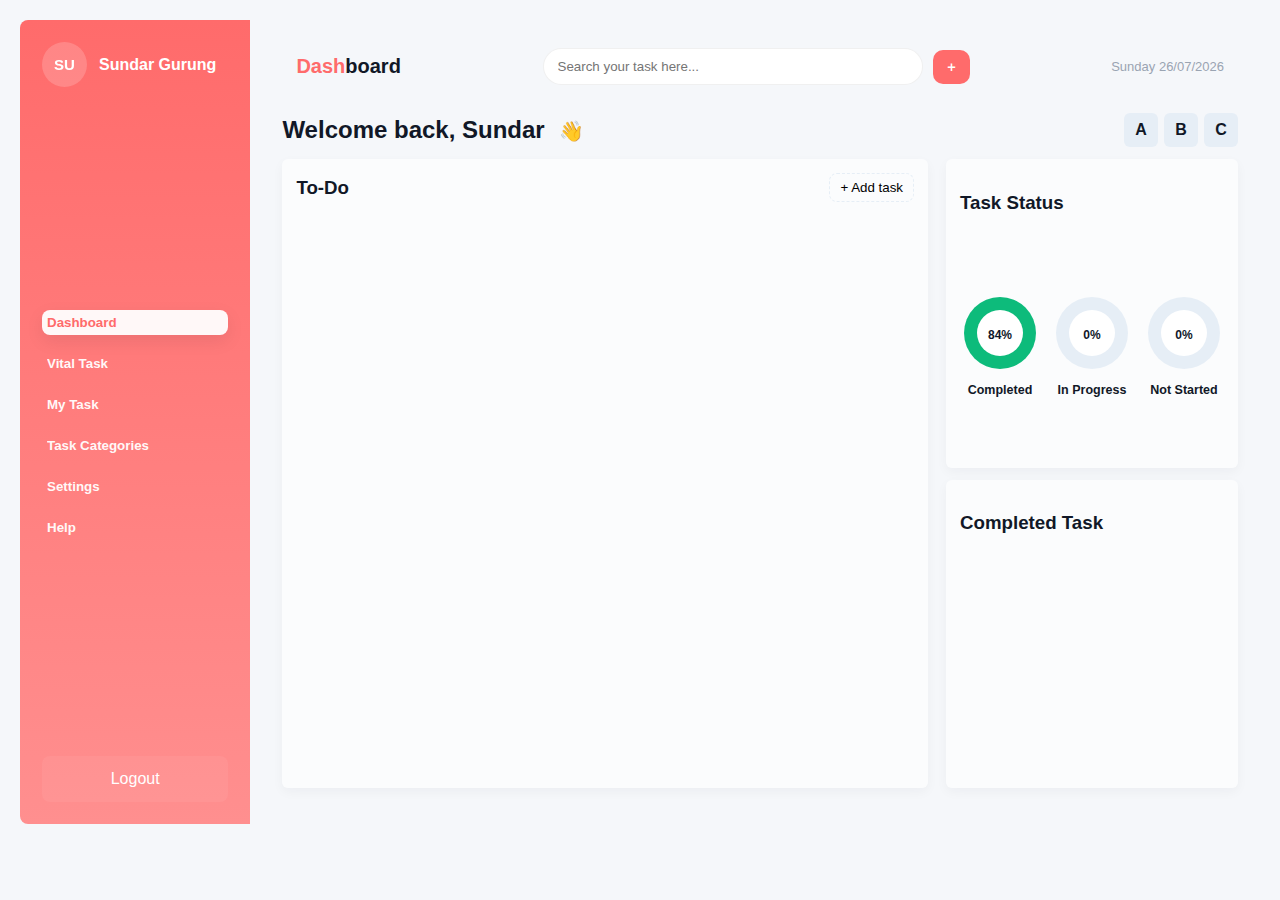
<file: index.html>
<!doctype html>
<html lang="en">
<head>
  <meta charset="utf-8" />
  <meta name="viewport" content="width=device-width,initial-scale=1" />
  <title>Task Manager — Home</title>
  <link rel="stylesheet" href="script.css" />
</head>
<body>
  <div class="app">
    <!-- Sidebar -->
    <aside class="sidebar">
      <div class="profile">
        <div class="avatar">SU</div>
        <div class="profile-info">
          <div class="name">Sundar Gurung</div>
          <div class="email">sundargurung360@gmail.com</div>
        </div>
      </div>

      <nav class="nav">
        <button class="nav-item active">Dashboard</button>
        <button class="nav-item">Vital Task</button>
        <button class="nav-item">My Task</button>
        <button class="nav-item">Task Categories</button>
        <button class="nav-item">Settings</button>
        <button class="nav-item">Help</button>
      </nav>

      <div class="logout">Logout</div>
    </aside>

    <!-- Main Content -->
    <main class="main">
      <header class="topbar">
        <div class="brand">
          <span class="brand-color">Dash</span>board
        </div>

        <div class="search-area">
          <input id="search" placeholder="Search your task here..." />
          <button id="createTaskBtn" title="Add task">＋</button>
        </div>

        <div class="top-right">
          <div class="date">Tuesday <span>20/06/2023</span></div>
        </div>
      </header>

      <section class="welcome">
        <h1>Welcome back, Sundar <span class="wave">👋</span></h1>
        <div class="members">
          <!-- small avatars -->
          <div class="member">A</div>
          <div class="member">B</div>
          <div class="member">C</div>
        </div>
      </section>

      <section class="content-grid">
        <div class="left-column">
          <div class="card to-do">
            <div class="card-header">
              <h3>To-Do</h3>
              <button id="addTaskSmall">+ Add task</button>
            </div>
            <div id="taskList" class="task-list">
              <!-- tasks appended here by JS -->
            </div>
          </div>
        </div>

        <aside class="right-column">
          <div class="card status-card">
            <h3>Task Status</h3>
            <div class="status-row">
              <div class="donut-block">
                <div class="donut" data-pct="84" data-color="#0dbb7b"></div>
                <div class="donut-label"><strong id="pctCompleted">84%</strong><small>Completed</small></div>
              </div>
              <div class="donut-block">
                <div class="donut" data-pct="46" data-color="#1e90ff"></div>
                <div class="donut-label"><strong id="pctInProgress">46%</strong><small>In Progress</small></div>
              </div>
              <div class="donut-block">
                <div class="donut" data-pct="13" data-color="#ff6b6b"></div>
                <div class="donut-label"><strong id="pctNotStarted">13%</strong><small>Not Started</small></div>
              </div>
            </div>
          </div>

          <div class="card completed-card">
            <h3>Completed Task</h3>
            <div id="completedList" class="completed-list">
              <!-- completed tasks appended here by JS -->
            </div>
          </div>
        </aside>
      </section>
    </main>
  </div>

  <script src="script.js"></script>
</body>
</html>
</file>
<file: script.css>
:root{
  --bg:#f5f7fa;
  --card:#ffffff;
  --accent:#ff6b6b; /* coral-ish */
  --muted:#9aa4b2;
  --shadow: 0 6px 18px rgba(17,24,39,0.08);
  --radius:12px;
  --nav-radius:8px; /* rounded corner used by nav buttons and sidebar */
  --gap:18px;
  /* avatar sizes (explicit pixels to prevent subpixel/zoom distortion) */
  --avatar-size-desktop:45px;
  --avatar-size-md:44px;
  --avatar-size-sm:36px;
  --max-width:1200px;
  --font-stack: "Helvetica Neue", Arial, system-ui, -apple-system;
}

/* avatar tooltip (shows on hover and focus) */
/* tooltip attached to the .profile container so it's not clipped by .avatar overflow */
.profile{position:relative}
.profile .avatar-tooltip{
  position:absolute;
  /* default fallback; JS will compute exact left/top based on avatar position */
  left:0;
  top:auto;
  bottom:calc(100% + 8px);
  transform: translateY(6px);
  opacity:0;
  pointer-events:none;
  background:rgba(0,0,0,0.82);
  color:#fff;
  padding:8px 10px;
  border-radius:8px;
  font-size:12px;
  /* allow wrapping so long emails or long content break across lines on small screens */
  white-space:normal;
  word-break:break-word;
  text-align:center;
  max-width:var(--avatar-tooltip-max,220px);
  box-shadow:0 8px 24px rgba(16,24,40,0.16);
  transition:opacity 120ms ease, transform 140ms ease;
  z-index:40;
}

.profile:hover .avatar-tooltip,
.profile:focus-within .avatar-tooltip,
.profile.tooltip-visible .avatar-tooltip{
  opacity:1;
  pointer-events:auto;
  transform:translateY(0);
}

@media (max-width:520px){
  /* on phones allow wider tooltips (as percent of viewport) and wrapping */
  .profile .avatar-tooltip{left:0; top:auto; bottom:calc(100% + 10px); transform: translateY(6px); max-width: min(70vw, 300px);}
  .profile:hover .avatar-tooltip, .profile:focus-within .avatar-tooltip, .profile.tooltip-visible .avatar-tooltip{transform:translateY(0)}
}

*{box-sizing:border-box}
html,body{height:100%}
body{
  margin:0;
  font-family:var(--font-stack);
  /* single unified page background — no dark header strip */
  background: var(--bg);
  color:#111827;
  -webkit-font-smoothing:antialiased;
}

.app{
  /* fluid layout: span most of the viewport and adapt to any width */
  width:100%;
  max-width:none;
  padding:20px; /* breathing room around the app */
  margin:0 auto 28px;
  /* make the app visually part of the page — no white box / heavy shadow */
  background: transparent;
  border-radius:0;
  display:grid;
  /* responsive column sizing: sidebar uses a flexible clamp so it scales with viewport
     fallbacks to a sensible min and max width rather than being fixed at 260px */
  grid-template-columns: clamp(160px, 18vw, 260px) 1fr;
  min-height: calc(100vh - 56px);
  align-items: stretch;
  overflow: visible;
  box-shadow: none;
}

/* SIDEBAR */
.sidebar{
  /* keep the sidebar color but soften it so the app appears as a single page */
  background: linear-gradient(180deg, #ff6b6b 0%, #ff8f8f 100%);
  color:#fff;
  padding:22px;
  border-radius: var(--nav-radius) 0 0 var(--nav-radius);
  display:flex;
  flex-direction:column;
  gap:18px;
  height:100%;
}
.profile{
  display:flex;
  gap:12px;
  align-items:center;
  margin-bottom:6px;
  flex-shrink:0;
}
.avatar{
  /* Use explicit width+height values to avoid sub-pixel rounding issues
     that can produce ovals during zoom. These are overridden by breakpoints. */
  width: var(--avatar-size-desktop);
  height: var(--avatar-size-desktop);
  /* lock to explicit bounds to avoid subpixel rounding/zoom artifacts */
  min-width: var(--avatar-size-desktop);
  min-height: var(--avatar-size-desktop);
  max-width: var(--avatar-size-desktop);
  max-height: var(--avatar-size-desktop);
  border-radius: 50%;
  background: rgba(255,255,255,0.18);
  display: flex;
  align-items: center;
  justify-content: center;
  overflow: hidden; /* keep content from overflowing and distorting shape */
  font-weight:700;
  font-size: 15px;
  line-height: 1;
  text-transform: uppercase;
  /* rendering hints to avoid odd subpixel behaviour when zooming */
  -webkit-font-smoothing: antialiased;
  backface-visibility: hidden;
  position:relative; /* needed for tooltip */
  transform: translateZ(0);
}
.profile-info .name{font-weight:700}
.profile-info .email{font-size:12px;opacity:.9;display:none}
.nav{display:flex;flex-direction:column;gap:16px;margin:auto 0;flex:1;justify-content:center}
.nav-item{
  position:relative;
  background:transparent;border:0;padding:5px;border-radius:var(--nav-radius);color:#fff;text-align:left;
  cursor:pointer;font-weight:600;opacity:.95;display:flex;align-items:center;gap:10px;
}

.nav-icon{display:inline-flex;width:18px;height:18px;align-items:center;justify-content:center;color:inherit;flex-shrink:0}
.nav-icon .icon{display:block;width:18px;height:18px}
.nav-item.active{
  background:#fff;color:var(--accent);box-shadow:var(--shadow)
}
.logout{margin-top:auto;padding:14px;border-radius:var(--nav-radius);background:rgba(255,255,255,0.06);text-align:center;flex-shrink:0}

/* MAIN */
.main{padding:18px 22px 36px 32px; display:flex; flex-direction:column; height:100%}
.topbar{
  display:flex;align-items:center;justify-content:space-between;
  border-radius:var(--nav-radius);padding:10px 14px;margin-bottom:18px;background:transparent;
}
.brand{font-size:20px;font-weight:700}
.brand-color{color:var(--accent)}
.search-area{display:flex;gap:10px;align-items:center}
.search-area input{
  width:380px;max-width:40vw;padding:10px 14px;border-radius:20px;border:1px solid rgba(0,0,0,0.06)
}
.search-area button{
  background:var(--accent);border:0;color:#fff;padding:8px 12px;border-radius:10px;font-weight:700;cursor:pointer;
}
.top-right .date{font-size:13px;color:var(--muted)}
.welcome{display:flex;justify-content:space-between;align-items:center;margin-bottom:12px}
.welcome h1{font-size:24px;margin:0}
.wave{font-size:20px;margin-left:8px}
.members{display:flex;gap:6px}
.member{width:34px;height:34px;border-radius:6px;background:#e6eef6;display:flex;align-items:center;justify-content:center;font-weight:700}

/* GRID */
.content-grid{display:flex;gap:18px;align-items:stretch;flex:1}
.left-column{flex:1;display:flex;flex-direction:column;gap:18px}
.right-column{flex:0 0 clamp(220px, 22vw, 360px);display:flex;flex-direction:column;gap:12px}

/* Cards */
.card{
  /* soften card contrast so it blends into the single-page look */
  background: rgba(255,255,255,0.6);
  border-radius:6px;
  padding:14px;
  box-shadow: 0 4px 12px rgba(17,24,39,0.04);
}
.card-header{display:flex;justify-content:space-between;align-items:center;margin-bottom:10px}
.card-header h3{margin:0}
.card-header button{background:transparent;border:1px dashed #e6eef6;padding:6px 10px;border-radius:var(--nav-radius);cursor:pointer}

/* Task list */
.task-list{display:flex;flex-direction:column;gap:12px;overflow:auto}

/* Three-section To-Do layout */
.to-do-sections {
  display: flex;
  flex-direction: row;
  gap: 12px;
  flex: 1;
  min-height: 0;
}

.tasks-section,
.inprogress-section,
.deadline-section {
  flex: 1 1 33.333%;
  display: flex;
  flex-direction: column;
  min-height: 0;
  border: none;
  border-radius: 8px;
  padding: 12px;
  padding: 10px;
  overflow: hidden;
}

.tasks-section {
  background: #fff;
  border: 1px solid rgba(17,24,39,0.04);
  box-shadow: 0 6px 18px rgba(17,24,39,0.06);
}

.inprogress-section {
  background: #fff;
  border: 1px solid rgba(17,24,39,0.04);
  box-shadow: 0 6px 18px rgba(17,24,39,0.06);
}

.deadline-section {
  background: #fff;
  border: 1px solid rgba(17,24,39,0.04);
  box-shadow: 0 6px 18px rgba(17,24,39,0.06);
}

.tasks-section h4,
.inprogress-section h4,
.deadline-section h4 {
  margin: 0 0 8px 0;
  font-size: 13px;
  font-weight: 600;
  color: #111827;
  text-transform: uppercase;
  letter-spacing: 0.5px;
  text-align: center;
}

.tasks-list,
.inprogress-list,
.deadline-list {
  display: flex;
  flex-direction: column;
  gap: 8px;
  overflow-y: auto;
  flex: 1;
}

/* Hide task description in Tasks section */
.tasks-section .task p {
  display: none;
}

.task{
  display:flex;gap:12px;padding:12px;border-radius:10px;border:1px solid #eef2f6;background:transparent;
  align-items:flex-start;
}
.task .left-marker{width:12px;height:12px;border-radius:50%;margin-top:6px}
.task .content{flex:1}
 .task h4{margin:0 0 6px 0;font-size:12px;font-weight:400;color:#0f172a}
.task p{margin:0;font-size:12px;color:var(--muted)}
.task .meta{font-size:11px;color:var(--muted);margin-top:8px;display:flex;gap:10px;align-items:center}

/* Apply section color to each task so the container is neutral/transparent */
.tasks-section .task{background:#dbeafe;border:none}
.inprogress-section .task{background:#dcfce7;border:none}
.deadline-section .task{background:#fee2e2;border:none}

/* Completed list */
.completed-list{display:flex;flex-direction:column;gap:10px}
.completed-item{
  display:flex;
  justify-content:space-between;
  align-items:center;
  padding:12px;
  border-radius:var(--nav-radius);
  background: linear-gradient(180deg, #ecfdf5 0%, #dcfce7 100%);
  border: 1px solid rgba(16,185,129,0.12);
  box-shadow: 0 8px 20px rgba(16,185,129,0.06);
}
.completed-item .info{flex:1;padding-right:12px}
.completed-item h5{margin:0;font-size:14px;color:#065f46;font-weight:700}
.completed-item p{margin:0;font-size:12px;color:#064e3b}
.completed-item .when{padding:6px 10px;border-radius:6px;border:1px solid #065f46;color:#065f46;background:rgba(6,95,70,0.06);font-weight:600}

/* Donuts */
.status-row{display:flex;gap:12px;align-items:center;justify-content:space-between;padding-top:8px}
.donut-block{display:flex;flex-direction:column;align-items:center;gap:6px;min-width:80px;position:relative}
.donut{
  width:72px;height:72px;border-radius:50%;
  background:conic-gradient(var(--c, #0dbb7b) calc(var(--pct, 1)*1%), #e6eef6 0);
  display:flex;align-items:center;justify-content:center;position:relative;
}
.donut::after{
  content:'';width:46px;height:46px;border-radius:50%;background:#fff;position:absolute;
}
.donut-label{display:flex;flex-direction:column;align-items:center;font-size:15px;margin-top:8px}
.donut-block strong{
  position:absolute;
  top:38%;
  left:50%;
  transform:translate(-50%,-50%);
  width:46px;
  height:46px;
  display:flex;
  align-items:center;
  justify-content:center;
  border-radius:50%;
  font-size:12px;
  font-weight:700;
  line-height:1;
  margin:0;
  padding:0;
  z-index:10;
  color:#0f172a;
  background:transparent;
}
.donut-label small{font-weight:700;color:#111827}

/* Responsive */
@media (max-width:980px){
  /* keep sidebar visible on smaller screens but compact it */
  .app{grid-template-columns: clamp(90px, 22vw, 220px) 1fr; padding:12px}
  .sidebar{padding:12px;gap:10px}
  .avatar{width:var(--avatar-size-md); height:var(--avatar-size-md); min-width:var(--avatar-size-md); min-height:var(--avatar-size-md); max-width:var(--avatar-size-md); max-height:var(--avatar-size-md); font-size:14px}
  .profile-info .name{font-size:14px}
  .profile-info .email{font-size:11px}
  .nav-item{padding:8px;font-size:14px}
  .right-column{flex:0 0 clamp(160px, 30vw, 320px)}
  .search-area input{width:160px}
}

/* very narrow screens (phones) — tighten spacing further */
@media (max-width:520px){
  .app{grid-template-columns: clamp(72px, 30vw, 180px) 1fr; padding:8px}
  .sidebar{padding:8px;gap:8px}
  .avatar{width:var(--avatar-size-sm); height:var(--avatar-size-sm); min-width:var(--avatar-size-sm); min-height:var(--avatar-size-sm); max-width:var(--avatar-size-sm); max-height:var(--avatar-size-sm); font-size:13px}
  .profile-info .name{font-size:13px}
  .profile-info .email{font-size:10px}
  .nav-item{padding:6px;font-size:13px}
  .search-area input{width:120px}
  .right-column{display:none} /* optional: hide right column on very small screens to prioritize main content */

  /* ICON-ONLY sidebar mode on very narrow screens */
  .nav{align-items:center}
  .nav-item{padding:8px;width:44px;height:44px;justify-content:center;border-radius:var(--nav-radius)}
  /* show the inline SVG icon and hide the text label */
  .nav-item .nav-icon{display:inline-flex}
  .nav-item .nav-text{display:none}

  /* compact profile info to avatar only */
  .profile{align-items:center;gap:8px}
  .profile-info{display:none}
  .logout{padding:10px;border-radius:var(--nav-radius);width:44px;text-align:center}
}

/* Make content panels share vertical space on larger screens */
@media (min-width:981px){
  /* allow the to-do card to flex naturally with siblings (no forced min-height)
     so columns align at the same baseline */
  .left-column .card.to-do{flex:1;display:flex;flex-direction:column;min-height:0}
  .left-column .card.to-do .to-do-sections{flex:1;overflow:auto}
  .right-column .status-card{flex:1;display:flex;flex-direction:column}
  .right-column .status-card .status-row{flex:1;align-items:center}
  /* make completed card stretch to match the to-do card height */
  .right-column .completed-card{flex:1;display:flex;flex-direction:column}
}

/* very wide screens: keep the layout centered instead of stretching indefinitely */
@media (min-width:1400px){
  .app{max-width:1400px;margin:28px auto}
}
</file>
